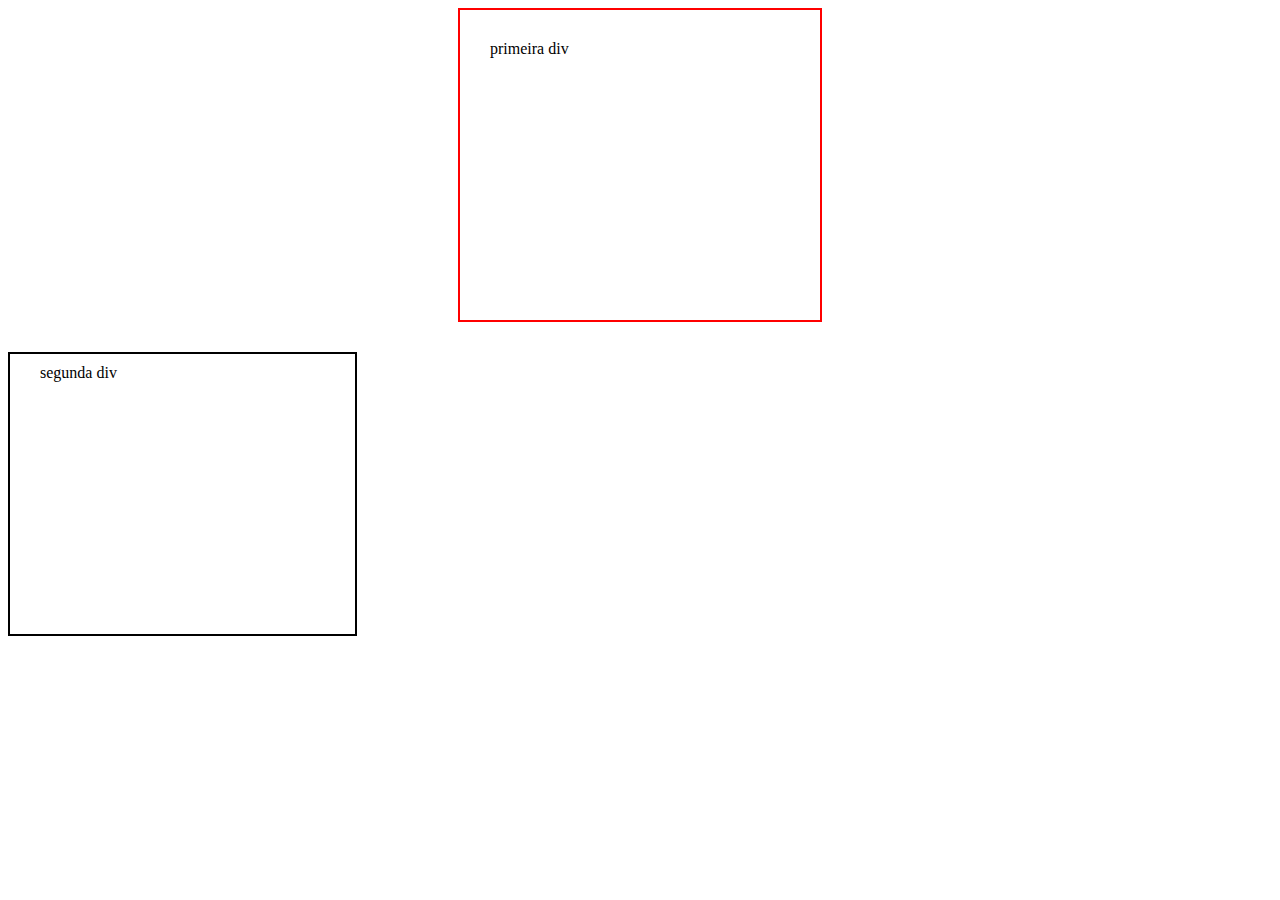
<file: 2024.1semeste/frontend/atividade05/index.html>
<!DOCTYPE html>
<html lang="en">
<head>
    <meta charset="UTF-8">
    <meta http-equiv="X-UA-Compatible" content="IE=edge">
    <meta name="viewport" content="width=device-width, initial-scale=1.0">
    <link rel="stylesheet" href="style.css">
    <title>Box Model</title>
</head>
<body>
    <div class="primeira">
        primeira div
    </div>
    <div class="segunda">
        segunda div
    </div>
</body>
</html>
</file>
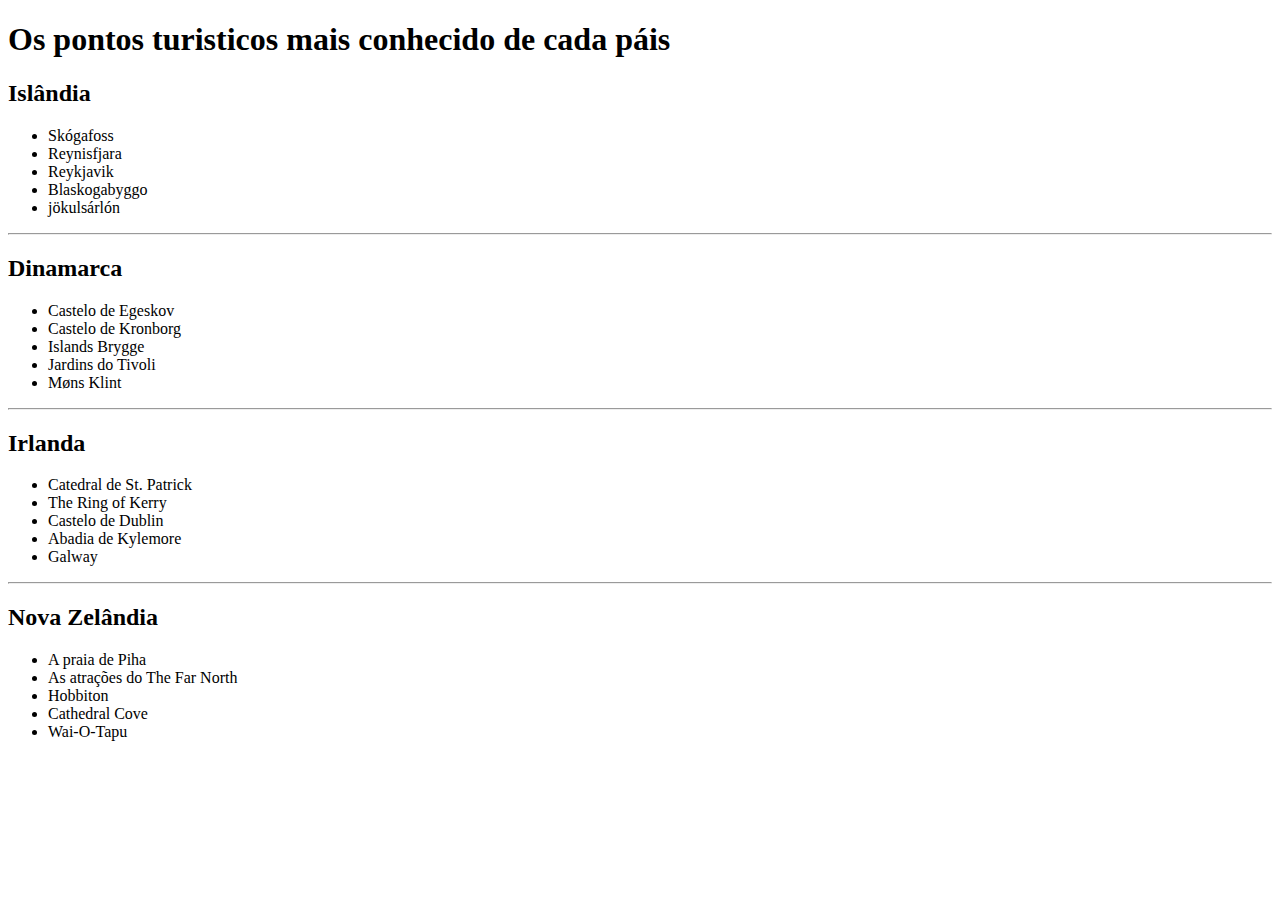
<file: 2024.1semeste/frontend/exercicio5/index.html>
<!DOCTYPE html>
<html lang="en">
<head>
    <meta charset="UTF-8">
    <meta name="viewport" content="width=device-width, initial-scale=1.0">
    <title>Os pontos turisticos mais conhecido de casa páis</title>
</head>
<body>
    <h1>Os pontos turisticos mais conhecido de cada páis</h1>

    <h2>Islândia</h2>
    <ul>
        <li>Skógafoss</li>
        <li>Reynisfjara</li>
        <li>Reykjavik</li>
        <li>Blaskogabyggo</li>
        <li>jökulsárlón</li>
    </ul>

    <hr>

    <h2>Dinamarca</h2>
    <ul>
        <li>Castelo de Egeskov</li>
        <li>Castelo de Kronborg</li>
        <li>Islands Brygge</li>
        <li>Jardins do Tivoli</li>
        <li>Møns Klint</li>
    </ul>

    <hr>

    <h2>Irlanda</h2>
    <ul>
        <li>Catedral de St. Patrick</li>
        <li>The Ring of Kerry</li>
        <li>Castelo de Dublin</li>
        <li>Abadia de Kylemore</li>
        <li>Galway</li>
    </ul>

    <hr>

    <h2>Nova Zelândia</h2>
    <ul>
        <li>A praia de Piha</li>
        <li>As atrações do The Far North
        </li>
        <li>Hobbiton</li>
        <li>Cathedral Cove
        </li>
        <li> Wai-O-Tapu
        </li>
    </ul>

</body>
</html>
</file>
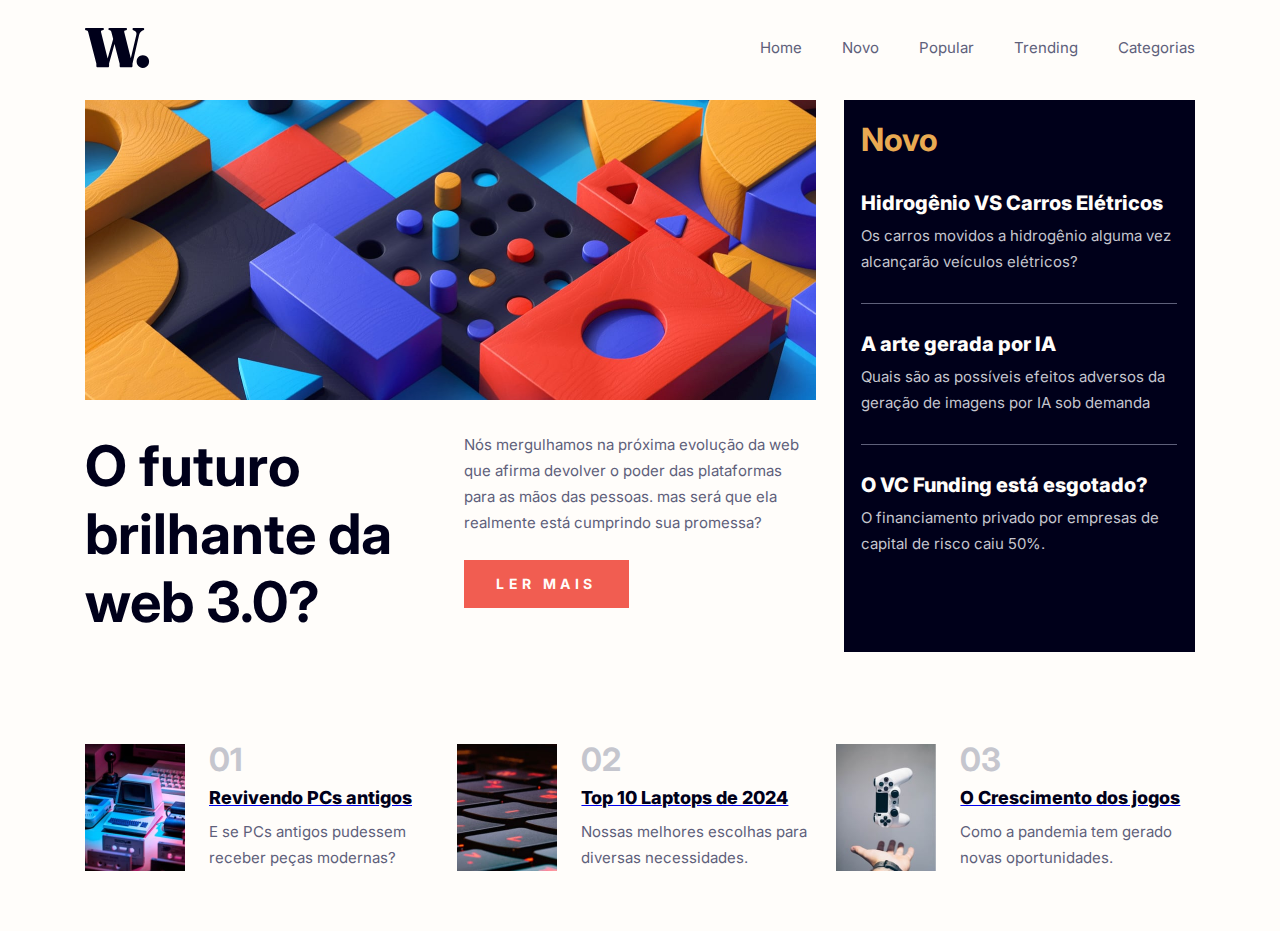
<file: 2024.1semeste/frontend/noticias/index.html>
<!DOCTYPE html>
<html lang="en">
<head>
    <meta charset="UTF-8">
    <meta name="viewport" content="width=device-width, initial-scale=1.0">

    <link rel="preconnect" href="https://fonts.googleapis.com">
    <link rel="preconnect" href="https://fonts.gstatic.com" crossorigin>
    <link href="https://fonts.googleapis.com/css2?family=Inter:wght@100..900&display=swap" rel="stylesheet">

    <link rel="stylesheet" href="style.css">
    <script src="./script.js" defer></script>
    <title>W. Notícias</title>
</head>
<body>
    <header>
        <img src="./assets/images/logo.svg" alt="logo do site de Notícias W.">

        <button>
            <img src="./assets/images/icon-menu.svg" alt="ícone do menu hambuguer">
        </button>


        <nav class="mobile">
            <button>
                <img src="./assets/images/icon-menu-close.svg" alt="icone de x para fechar o menu">
            </button>

            <a href="#">Home</a>
            <a href="#">Novo</a>
            <a href="#">Popular</a>
            <a href="#">Trending</a>
            <a href="#">Categorias</a>
        </nav>

        <nav class="desktop">
            <a href="#">Home</a>
            <a href="#">Novo</a>
            <a href="#">Popular</a>
            <a href="#">Trending</a>
            <a href="#">Categorias</a>
        </nav>
    </header>

    <main>
        <section class="primeira-secao">
            <picture>
                <source media="(min-width: 700px)" srcset="./assets/images/image-web-3-desktop.jpg">
                <img src="./assets/images/image-web-3-mobile.jpg" alt="ícone de puzzle colorido">
            </picture>

            <h1>O futuro brilhante da web 3.0?</h1>
            <div>
                <p>Nós mergulhamos na próxima evolução da web que afirma devolver o poder das plataformas para as mãos das pessoas. mas será que ela realmente está cumprindo sua promessa?</p>
                <button>Ler mais</button>
            </div>
        </section>
        
        <section class="segunda-secao">
            <h2>Novo</h2>

            <div class="margin-border-padding">
                <h3>Hidrogênio VS Carros Elétricos</h3>
                <p>Os carros movidos a hidrogênio alguma vez alcançarão veículos elétricos?</p>
            </div>
            <div class="margin-border-padding">
                <h3>A arte gerada por IA</h3>
                <p>Quais são as possíveis efeitos adversos da geração de imagens por IA sob demanda</p>
            </div>
            <div>
                <h3>O VC Funding está esgotado?</h3>
                <p>O financiamento privado por empresas de capital de risco caiu 50%.</p>
            </div>
        </section>

        <section class="terceira-secao">
            <div>
                <img src="./assets/images/image-retro-pcs.jpg" alt="imagens de computadores antigos">
                
                <div>
                    <strong>01</strong>
                    <a href="#">
                        <h2>Revivendo PCs antigos</h2>
                    </a>
                    <p>E se PCs antigos pudessem receber peças modernas?</p>
                </div>
            </div>

            <div>
                <img src="./assets/images/image-top-laptops.jpg" alt="imagem de laptop">
                <div>
                    <strong>02</strong>
                    <a href="#">
                        <h2>Top 10 Laptops de 2024</h2>
                    </a>
                    <p>Nossas melhores escolhas para diversas necessidades.</p>
                </div>
            </div>
            <div>
                <img src="./assets/images/image-gaming-growth.jpg" alt="imagem de controle de video game ">
                <div>
                    <strong>03</strong>
                    <a href="#">
                        <h2>O Crescimento dos jogos</h2>
                    </a>
                    <p>Como a pandemia tem gerado novas oportunidades.</p>
                </div>
            </div>
        </section>
    </main>
</body>
</html>
</file>
<file: 2024.1semeste/frontend/atividade05/style.css>
.primeira {
    /* largura da borda */
    border-width: 2px;
    /* estilo da borda */
    border-style: solid;
    /* cor da borda */
    border-color: red;
    /* tamanho da largura */
    width: 300px;
    /* altura */
    height: 250px;
    /* preenchiemnto em todos os lados */
    padding: 30px;
    margin-bottom: 30px;
    margin-inline: auto;
}

.segunda {
    /* shorthand border > varios valores para a mesma propriedade */
    border: 2px solid black;
    width: 300px;
    height: 250px;
    padding: 10px 15px 20px 30px;
}
</file>
<file: 2024.1semeste/frontend/noticias/style.css>
* {
    margin: 0;
    padding: 0;
    box-sizing: border-box;
    font-family: "inter", sans-serif;
    
}

:root {
    --almost-white: #fffdfa;
    --dark-blue: #00001A;
    --gunmetal: #5e607a;
    --vermillion: #F15d51;
    --yellow: #E9AA52;
    --silver: #C5C6CE;

}

body{
    padding: 1.75rem 1rem;
    background-color: var(--almost-white);
}

body.escurecer::before {
    content: "";
    position: fixed;
    height: 100vh;
    width: 100%;
    background-color: rgba(0, 0, 26, 0.5);
    top: 0;
    left: 0;
}


header {
    display: flex;
    justify-content: space-between;
    align-items: center;
    margin-bottom: 2rem;

    max-width: 1110px;
    margin-inline: auto;
}

header button {
    border: none;
    background: none;
    width: fit-content;
    cursor: pointer;
}

header nav.mobile {
    position: fixed;
    background-color: var(--almost-white);
    right: -16rem;
    top: 0;
    height: 100vh;
    width: 16rem;
    z-index: 999;

    display: flex;
    flex-direction: column;
    padding: 1.5rem;
    gap: 1.5rem;

    transition: 0.7s;
    
}

header nav.mobile.abrir {
    right: 0;
}

header nav button {
    align-self: flex-end;
    margin-bottom: 4rem;
}

header .mobile  a {
    text-decoration: none;
    color: var(--dark-blue);
    font-size: 1.125rem;
    line-height: 1.5rem;
}

header .desktop {
    display: none;
}

main {
    max-width: 1110px;
    margin-inline: auto;
}

.primeira-secao {
    margin-bottom: 4rem;
}

.primeira-secao img {
    width: 100%;
    margin-bottom: 1.5rem;
}

.primeira-secao h1 {
    font-size: 2.5rem;
    line-height: 100%rem;
    color: var(--dark-blue);
    margin-bottom: 1rem;
}

.primeira-secao p {
    font-size: 0.9375rem;
    line-height: 1.625rem;
    color: var(--gunmetal);
    margin-bottom: 1.5rem;
}

.primeira-secao button {
    padding: 0.75rem 2rem;
    background-color: var(--vermillion);
    border: none;
    text-transform: uppercase;
    color: var(--almost-white);
    font-weight: 700;
    font-size: 0.875rem;
    letter-spacing: 0.275rem;
    line-height: 1.5rem;

}

.segunda-secao {
    background-color: var(--dark-blue);
    margin-bottom: 4rem;
    padding: 1.5rem 1.1rem;
}

.margin-border-padding {
    border-bottom: 1px solid var(--gunmetal);
    margin-bottom: 1.75rem;
    padding-bottom: 1.75rem;
}



.segunda-secao h2 {
    color: var(--yellow);
    font-size: 2rem;
    line-height: 100%;
    margin-bottom: 2.2rem;
}

.segunda-secao h3 {
    color: var(--almost-white);
    font-size: 1.25rem;
    line-height: 1.5rem;
    font-weight: 800;
    margin-bottom: 0.5rem;
}

.segunda-secao p {
    color: var(--silver);
    font-size: 0.9375rem;
    line-height: 1.625rem;

}

.terceira-secao > div {
    display: flex;
    align-items: center;
    gap: 1.5rem;
    margin-bottom: 2rem;
}

.terceira-secao img {
    max-width: 6.25rem;
}

.terceira-secao strong {
    color: var(--silver);
    font-size: 2rem;
    line-height: 100%;
}

.terceira-secao h2 {
    color: var(--dark-blue);
    font-size: 1.125rem;
    font-weight: 800;
    line-height: 1.5rem;
    margin-block:   0.6rem;
}

.terceira-secao h2 {
    text-decoration: none;
}

.terceira-secao p {
    font-size: 0.9375rem;
    line-height: 1.625rem;
    color: var(--gunmetal);
}

@media(min-width: 1110px) {
   header > button {
        display: none;
    }

    header .desktop {
        display: flex;
        gap: 2.5rem;

    }
    
    header .desktop a {
        font-size: 0.9375rem;
        line-height: 1.625rem;
        text-decoration: none;
        color: var(--gunmetal);
    }


    header .desktop a:hover {
        color: var(--vermillion);
    }

    main {
        display: grid;
        grid-template-columns: 1fr 1fr 1fr;
        gap: 1.75rem;
    }

    .primeira-secao {
        grid-column: 1 /3;

        display: grid;
        grid-template-columns: 1fr 1fr;
        gap: 1.75rem;
    }

    .primeira-secao picture {
        grid-column: 1 /3;
    }

    .primeira-secao img {
        margin: 0;
    }

    .primeira-secao h1 {
        font-size: 3.5rem;
    }

    .primeira-secao button:hover {
        background-color: var(--dark-blue);
        cursor: pointer;
    }

    .primeira-secao h2 {
        font-size: 2.5rem;
    }

    .terceira-secao {
        display: flex;
        grid-column: 1 / 4;
    }

    .terceira-secao h2:hover {
        color: var(--vermillion);

    }
}
</file>
